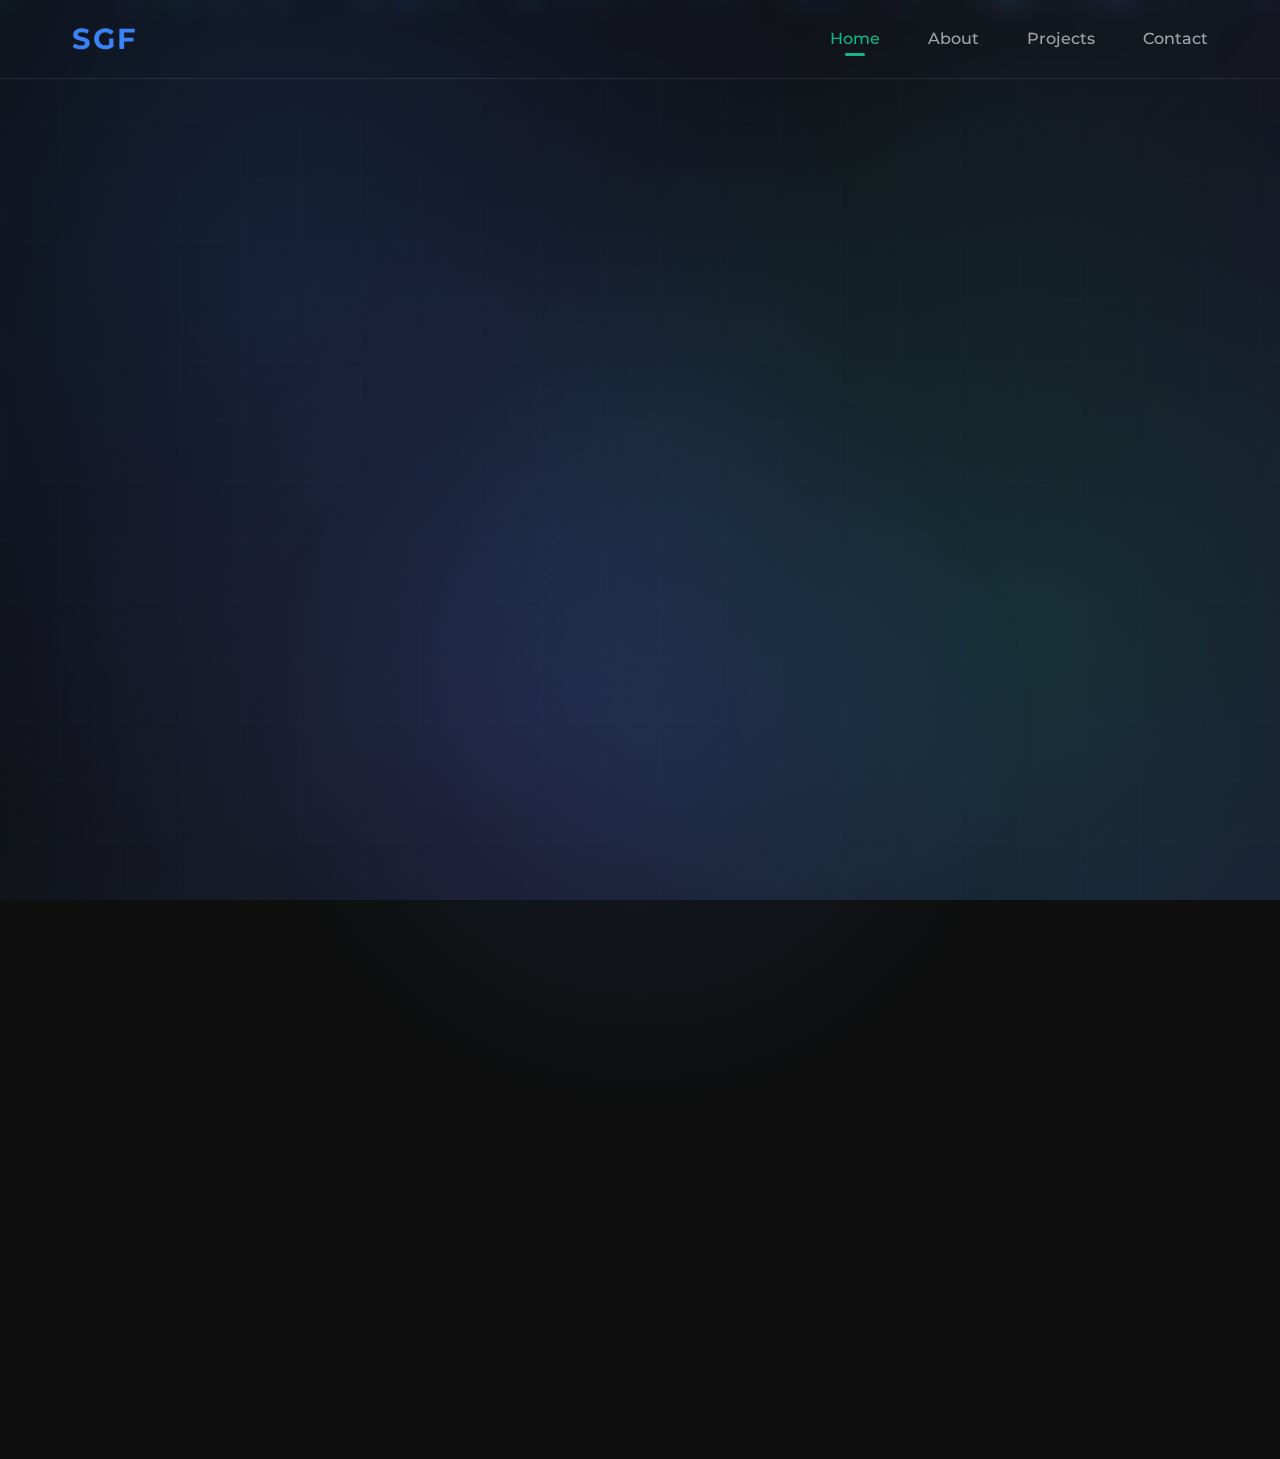
<file: index.html>
<!DOCTYPE html>
<html lang="id">
<head>
    <meta charset="UTF-8">
    <meta name="viewport" content="width=device-width, initial-scale=1.0">
    <title>Sergie Gui Fukarel - Frontend & Marketing Specialist</title>
     <link href="https://fonts.googleapis.com/css2?family=Montserrat:wght@300;400;500;600;700;800;900&display=swap" rel="stylesheet">
    <link rel="stylesheet" href="./css/style.css">
    <link rel="stylesheet" href="home.css">
    <link rel="stylesheet" href="https://cdnjs.cloudflare.com/ajax/libs/font-awesome/6.5.2/css/all.min.css">
</head>
<body>
    <div class="bg-animation"></div>
    <div class="geometric-bg"></div>
    <div class="particles" id="particles"></div>

    <nav>
        <div class="nav-container">
            <div class="logo">SGF</div>
            <ul class="nav-links">
   <li><a href="index.html" class="nav-link active">Home</a></li> 
    <li><a href="./html/profile.html" class="nav-link">About</a></li>
    <li><a href="./html/projects.html" class="nav-link">Projects</a></li>
    <li><a href="./html/contact.html" class="nav-link">Contact</a></li>
            </ul>
        </div>
    </nav>

    <main>
        <section id="home" class="section active">
            <div class="container">
                <div class="hero">
                    <h1>Sergie Gui Fukarel</h1>
                    <div class="subtitle">Computer Science undergraduate</div>

                    <div class="specialties">
                        <div class="specialty-item">
                            <div class="specialty-icon"><i class="fa-solid fa-laptop-code"></i></div>
                            <div class="specialty-title">Frontend Development</div>
                            <div class="specialty-desc">Developing Web Interface and Experience</div>
                        </div>
                        <div class="specialty-item">
                            <div class="specialty-icon"><i class="fa-solid fa-palette"></i></div>
                            <div class="specialty-title">UI/UX Web</div>
                            <div class="specialty-desc">Web-first approach</div>
                        </div>
                        <div class="specialty-item">
                            <div class="specialty-icon"><i class="fa-solid fa-palette"></i></div>
                            <div class="specialty-title">UI/UX Mobile</div>
                            <div class="specialty-desc">Mobile-first approach</div>
                        </div>
                        
                        <div class="specialties-row-2">
                            <div class="specialty-item">
                                <div class="specialty-icon"><i class="fa-solid fa-mobile-alt"></i></div>
                                <div class="specialty-title">Mobile Development</div>
                                <div class="specialty-desc">Developing Mobile Applications</div>
                            </div>
                            <div class="specialty-item">
                                <div class="specialty-icon"><i class="fa-solid fa-chart-line"></i></div>
                                <div class="specialty-title">Web Marketing</div>
                                <div class="specialty-desc">Growth-Driven Web </div>
                            </div>
                        </div>
                    </div>

                    <div class="cta-buttons">
                        <a class="cta-button" href="./html/projects.html">View Projects</a>
                        <a class="cta-button secondary" href="./html/contact.html">Get In Touch</a>
                    </div>
                </div>
            </div>
        </section>
    </main>

    <script src="./js/home.js"></script>
</body>
</html>
</file>
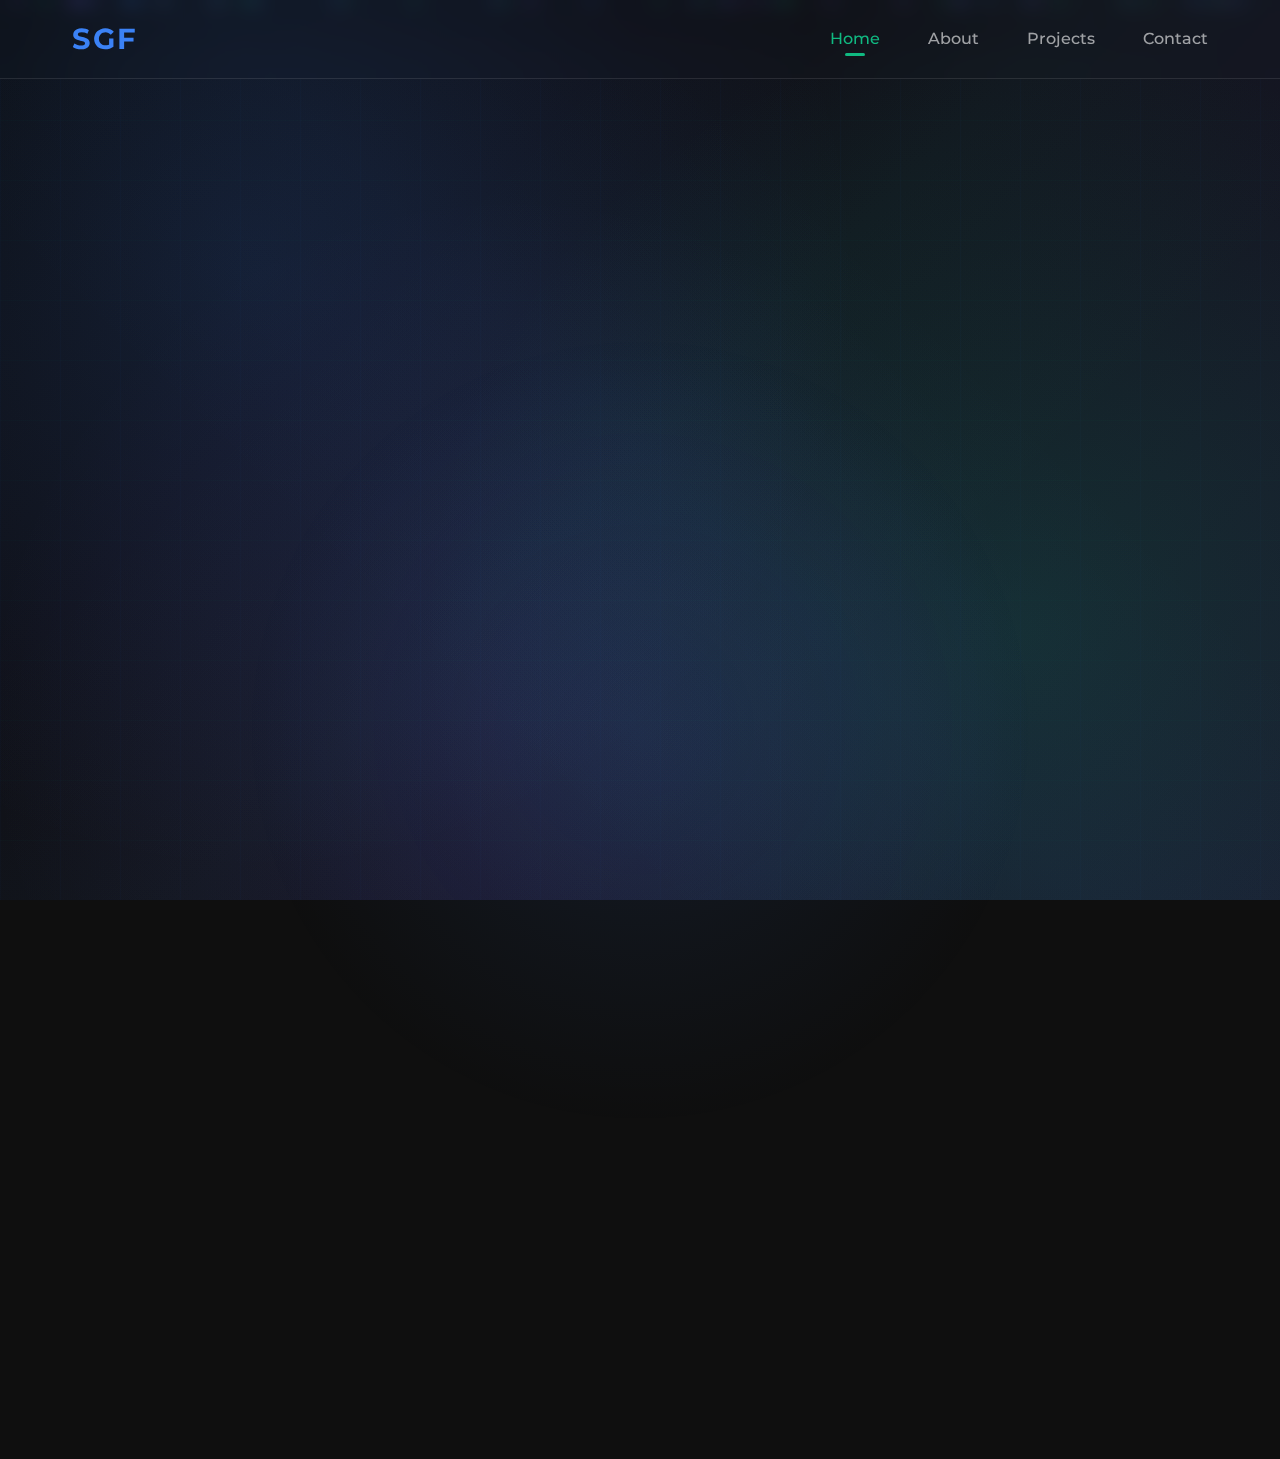
<file: html/index.html>
<!DOCTYPE html>
<html lang="id">
<head>
    <meta charset="UTF-8">
    <meta name="viewport" content="width=device-width, initial-scale=1.0">
    <title>Sergie Gui Fukarel - Frontend & Marketing Specialist</title>
     <link href="https://fonts.googleapis.com/css2?family=Montserrat:wght@300;400;500;600;700;800;900&display=swap" rel="stylesheet">
    <link rel="stylesheet" href="../css/style.css">
    <link rel="stylesheet" href="../css/home.css">
    <link rel="stylesheet" href="https://cdnjs.cloudflare.com/ajax/libs/font-awesome/6.5.2/css/all.min.css">
</head>
<body>
    <div class="bg-animation"></div>
    <div class="geometric-bg"></div>
    <div class="particles" id="particles"></div>

    <nav>
        <div class="nav-container">
            <div class="logo">SGF</div>
            <ul class="nav-links">
                <li><a href="index.html" class="nav-link active">Home</a></li>
                <li><a href="profile.html" class="nav-link">About</a></li>
                <li><a href="projects.html" class="nav-link">Projects</a></li>
                <li><a href="contact.html" class="nav-link">Contact</a></li>
            </ul>
        </div>
    </nav>

    <main>
        <section id="home" class="section active">
            <div class="container">
                <div class="hero">
                    <h1>Sergie Gui Fukarel</h1>
                    <div class="subtitle">HI, Welcome To My Portofolio Website</div>

                    <div class="specialties">
                        <div class="specialty-item">
                            <div class="specialty-icon"><i class="fa-solid fa-laptop-code"></i></div>
                            <div class="specialty-title">Frontend Development</div>
                            <div class="specialty-desc">Developing Web Interface and Experience</div>
                        </div>
                        <div class="specialty-item">
                            <div class="specialty-icon"><i class="fa-solid fa-palette"></i></div>
                            <div class="specialty-title">UI/UX Web</div>
                            <div class="specialty-desc">Web-first approach</div>
                        </div>
                        <div class="specialty-item">
                            <div class="specialty-icon"><i class="fa-solid fa-palette"></i></div>
                            <div class="specialty-title">UI/UX Mobile</div>
                            <div class="specialty-desc">Mobile-first approach</div>
                        </div>
                        
                        <div class="specialties-row-2">
                            <div class="specialty-item">
                                <div class="specialty-icon"><i class="fa-solid fa-mobile-alt"></i></div>
                                <div class="specialty-title">Mobile Development</div>
                                <div class="specialty-desc">Developing Mobile Applications</div>
                            </div>
                            <div class="specialty-item">
                                <div class="specialty-icon"><i class="fa-solid fa-chart-line"></i></div>
                                <div class="specialty-title">Web Marketing</div>
                                <div class="specialty-desc">Growth-Driven Web </div>
                            </div>
                        </div>
                    </div>

                    <div class="cta-buttons">
                        <a class="cta-button" href="projects.html">View Projects</a>
                        <a class="cta-button secondary" href="contact.html">Get In Touch</a>
                    </div>
                </div>
            </div>
        </section>
    </main>

    <script src="../js/home.js"></script>
</body>
</html>
</file>
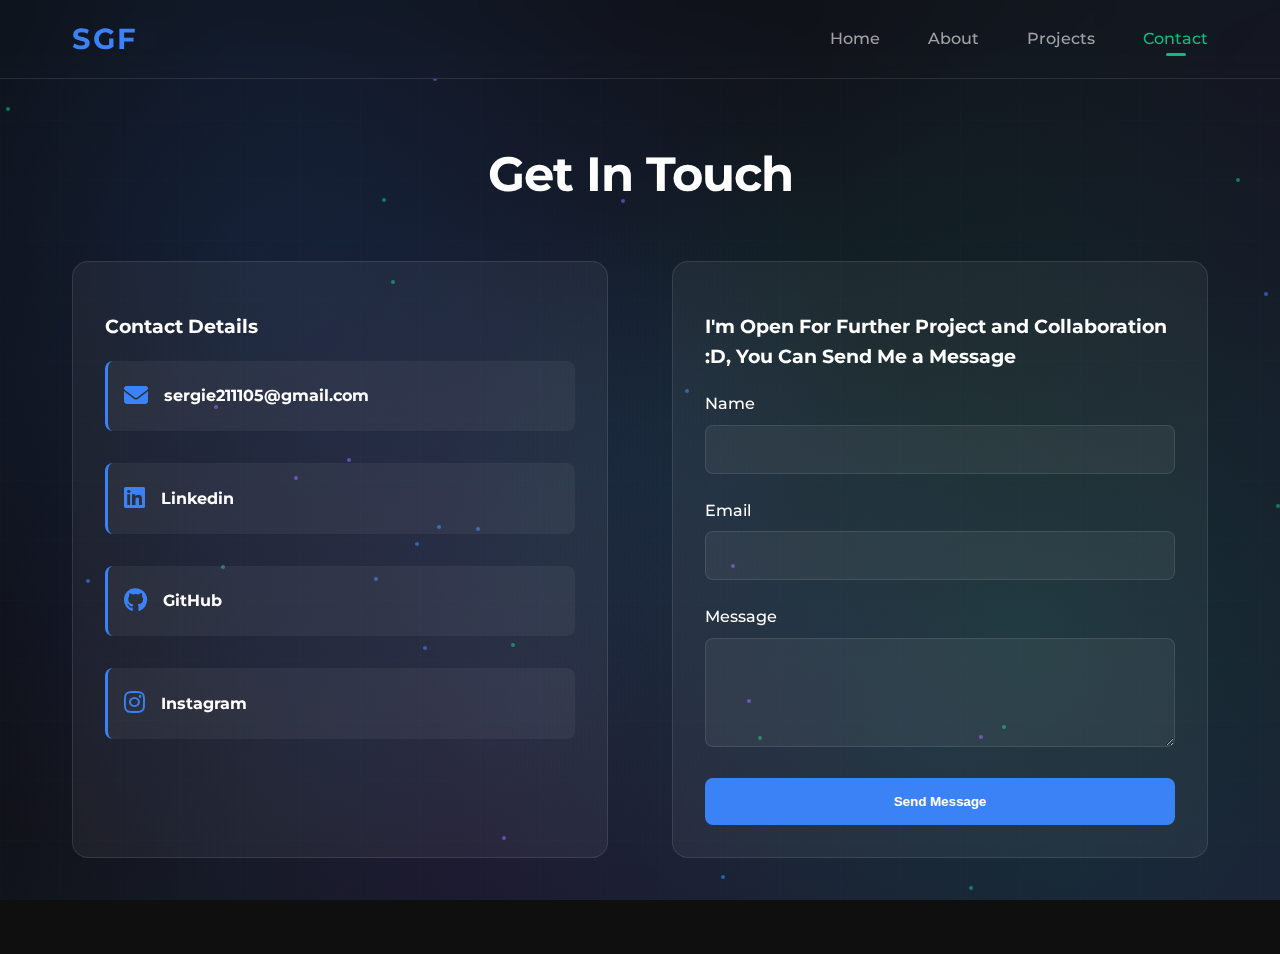
<file: html/contact.html>
<!DOCTYPE html>
<html lang="id">
<head>
    <meta charset="UTF-8">
    <meta name="viewport" content="width=device-width, initial-scale=1.0">
    <title>Contact - Sergie Gui Fukarel</title>
     <link href="https://fonts.googleapis.com/css2?family=Montserrat:wght@300;400;500;600;700;800;900&display=swap" rel="stylesheet">
     <link rel="stylesheet" href="https://cdnjs.cloudflare.com/ajax/libs/font-awesome/6.5.2/css/all.min.css">
    <link rel="stylesheet" href="../css/style.css"> 
</head>
<body>
    <div class="bg-animation"></div>
    <div class="geometric-bg"></div>
    <div class="particles" id="particles"></div>

    <nav>
        <div class="nav-container">
            <div class="logo">SGF</div>
            <ul class="nav-links">
                    <li><a href="../index.html" class="nav-link">Home</a></li> 
                <li><a href="profile.html" class="nav-link">About</a></li>
                <li><a href="projects.html" class="nav-link">Projects</a></li>
                <li><a href="contact.html" class="nav-link">Contact</a></li>
            </ul>
        </div>
    </nav>

    <main>
        <section id="contact" class="section active">
            <div class="container">
                <h2 class="section-title">Get In Touch</h2>
                
                <div class="contact-grid"> 
                    
                    <div class="contact-info">
                        <h3>Contact Details</h3>    
                        <div class="contact-item">
                            <div class="contact-icon"><i class="fa-solid fa-envelope"></i></div> <div>
                                <strong>sergie211105@gmail.com</strong> 
                            </div>
                        </div>
                        <div class="contact-item">
                            <div class="contact-icon"><i class="fa-brands fa-linkedin"></i></div> <div>
                                <strong><a href="https://www.linkedin.com/in/sergie-gui-fukarel-5924a3292/" target="_blank" style="color: inherit; text-decoration: none;">Linkedin</a></strong> 
                            </div>
                        </div>
                        <div class="contact-item">
                            <div class="contact-icon"><i class="fa-brands fa-github"></i></div> <div>
                                <strong><a href="https://github.com/Sergie211105" target="_blank" style="color: inherit; text-decoration: none;">GitHub</a></strong> 
                            </div>
                        </div>
                        <div class="contact-item">
                            <div class="contact-icon"><i class="fa-brands fa-instagram"></i></div> <div>
                                <strong><a href="https://www.instagram.com/sergieguifukarel" target="_blank" style="color: inherit; text-decoration: none;">Instagram</a></strong> 
                            </div>
                        </div>
                    </div>
                    
                    <div class="contact-form">
                        <h3>I'm Open For Further Project and Collaboration :D, You Can Send Me a Message</h3>
                        <form id="contactForm" method="POST">
                            <input type="hidden" name="access_key" value="cc0fc37a-9367-4c4c-befe-0be43867cad6"> 
                            
                            <input type="hidden" name="redirect" value="https://web3forms.com/success">
                            <input type="hidden" name="subject" value="Pesan Baru dari Portfolio Anda">

                            <div class="form-group">
                                <label for="name">Name</label>
                                <input type="text" id="name" name="name" required>
                            </div>
                            <div class="form-group">
                                <label for="email">Email</label>
                                <input type="email" id="email" name="email" required>
                            </div>
                            <div class="form-group">
                                <label for="message">Message</label>
                                <textarea id="message" name="message" rows="5" required></textarea>
                            </div>
                            <button type="submit" class="submit-btn">Send Message</button>
                            <div id="result" style="margin-top: 15px; font-weight: bold; display: none;"></div>
                        </form>
                    </div>
                </div>
            </div>
        </section>
    </main>
    
    <script src="../js/contact.js"></script>
</body>
</html>
</file>
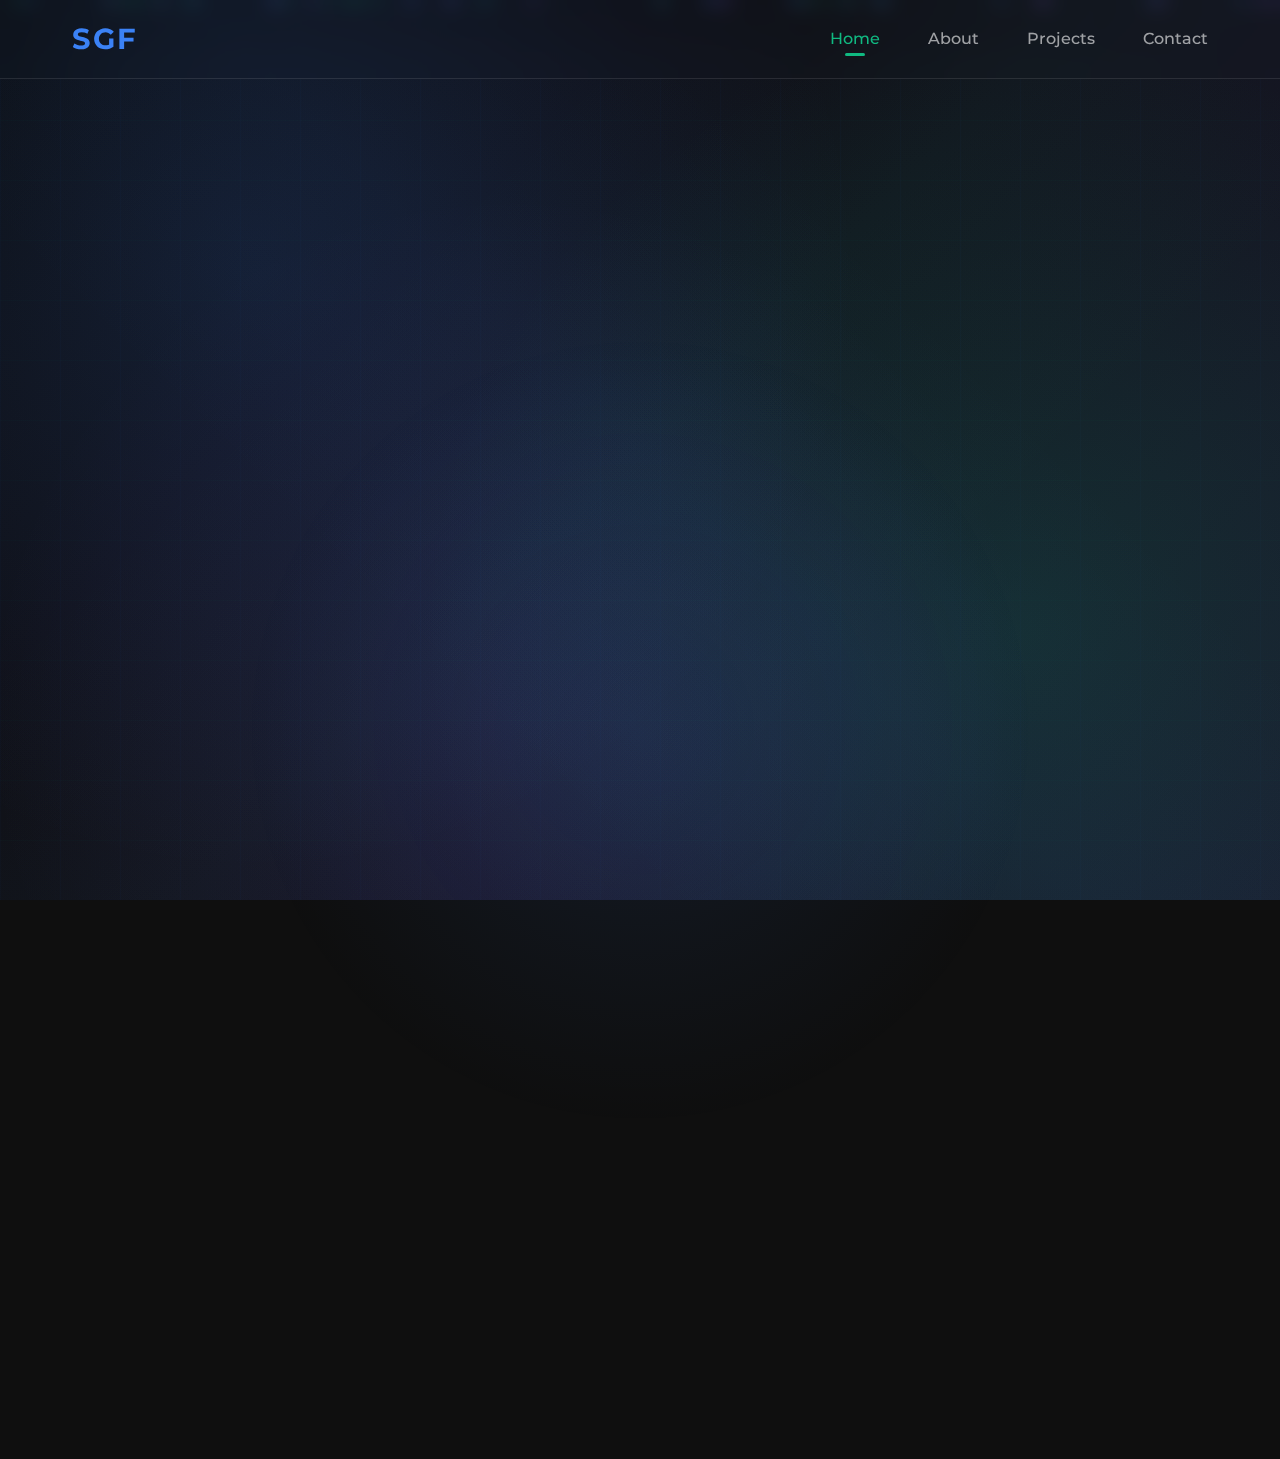
<file: html/home.html>
<!DOCTYPE html>
<html lang="id">
<head>
    <meta charset="UTF-8">
    <meta name="viewport" content="width=device-width, initial-scale=1.0">
    <title>Sergie Gui Fukarel - Frontend & Marketing Specialist</title>
     <link href="https://fonts.googleapis.com/css2?family=Montserrat:wght@300;400;500;600;700;800;900&display=swap" rel="stylesheet">
    <link rel="stylesheet" href="../css/style.css">
    <link rel="stylesheet" href="../css/home.css">
    <link rel="stylesheet" href="https://cdnjs.cloudflare.com/ajax/libs/font-awesome/6.5.2/css/all.min.css">
</head>
<body>
    <!-- Dynamic Background -->
    <div class="bg-animation"></div>
    <div class="geometric-bg"></div>
    <div class="particles" id="particles"></div>

    <!-- Navigation -->
    <nav>
        <div class="nav-container">
            <div class="logo">SGF</div>
            <ul class="nav-links">
                <li><a href="home.html" class="nav-link active">Home</a></li>
                <li><a href="profile.html" class="nav-link">About</a></li>
                <li><a href="projects.html" class="nav-link">Projects</a></li>
                <li><a href="contact.html" class="nav-link">Contact</a></li>
            </ul>
        </div>
    </nav>

    <main>
        <!-- Home Section -->
        <section id="home" class="section active">
            <div class="container">
                <div class="hero">
                    <h1>Sergie Gui Fukarel</h1>
                    <div class="subtitle">Computer Science Undergraduate</div>
                    
                    <div class="specialties">
                        <div class="specialty-item">
                            <div class="specialty-icon"><i class="fa-solid fa-laptop-code"></i></div>
                            <div class="specialty-title">Frontend Development</div>
                            <div class="specialty-desc">Developing Web Interface and Experience</div>
                        </div>
                        <div class="specialty-item">
                            <div class="specialty-icon"><i class="fa-solid fa-palette"></i></div>
                            <div class="specialty-title">UI/UX Web</div>
                            <div class="specialty-desc">Web-first approach</div>
                        </div>
                        <div class="specialty-item">
                            <div class="specialty-icon"><i class="fa-solid fa-palette"></i></div>
                            <div class="specialty-title">UI/UX Mobile</div>
                            <div class="specialty-desc">Mobile-first approach</div>
                        </div>
                        
                        <div class="specialties-row-2">
                            <div class="specialty-item">
                                <div class="specialty-icon"><i class="fa-solid fa-mobile-alt"></i></div>
                                <div class="specialty-title">Mobile Development</div>
                                <div class="specialty-desc">Developing Mobile Applications</div>
                            </div>
                            <div class="specialty-item">
                                <div class="specialty-icon"><i class="fa-solid fa-chart-line"></i></div>
                                <div class="specialty-title">Web Marketing</div>
                                <div class="specialty-desc">Growth-Driven Web </div>
                            </div>
                        </div>
                    </div>

            <div class="cta-buttons">
                <a class="cta-button" href="projects.html">View Projects</a>
                <a class="cta-button secondary" href="contact.html">Get In Touch</a>
            </div>
                </div>
            </div>
        </section>
    </main>

    <script src="../js/home.js"></script>
</body>
</html>
</file>
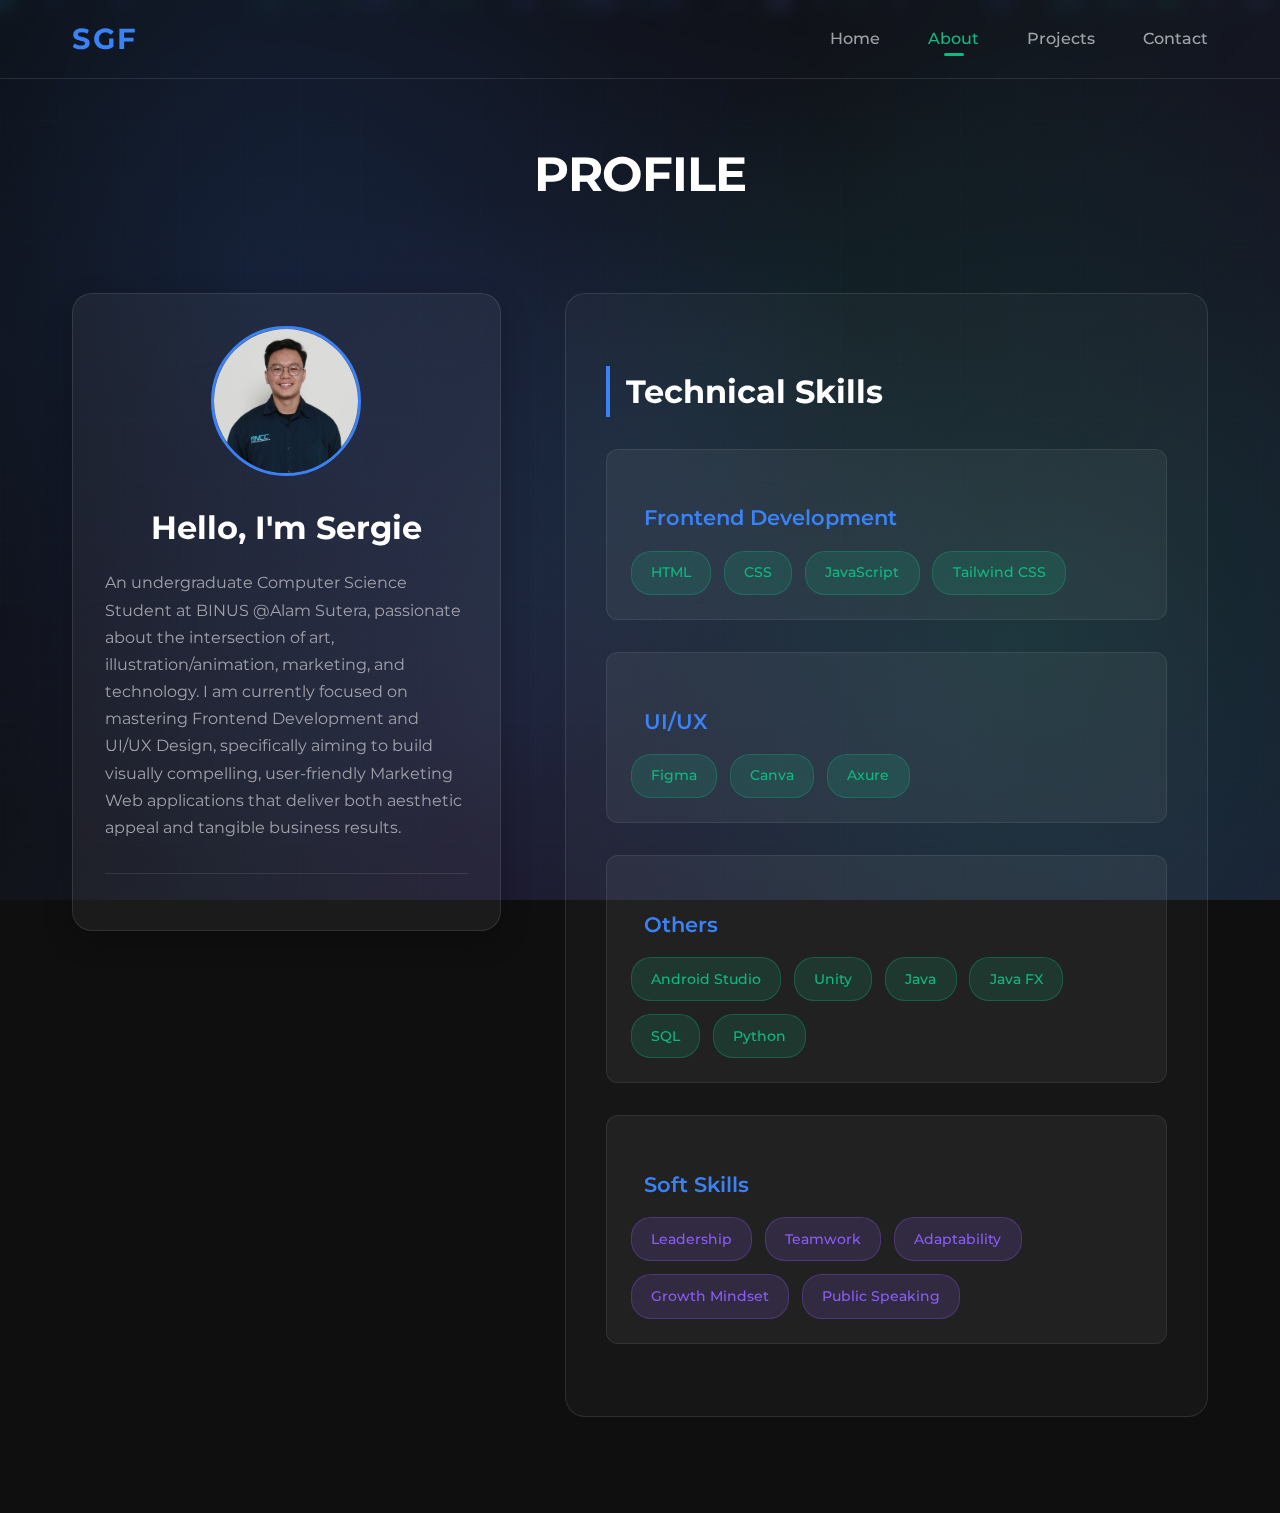
<file: html/profile.html>
<!DOCTYPE html>
<html lang="id">
<head>
    <meta charset="UTF-8">
    <meta name="viewport" content="width=device-width, initial-scale=1.0">
    <title>About - Sergie Gui Fukarel</title>
     <link href="https://fonts.googleapis.com/css2?family=Montserrat:wght@300;400;500;600;700;800;900&display=swap" rel="stylesheet">
    <link rel="stylesheet" href="../css/style.css">
    <link rel="stylesheet" href="../css/profile.css">
</head>
<body>
    <!-- Dynamic Background -->
    <div class="bg-animation"></div>
    <div class="geometric-bg"></div>
    <div class="particles" id="particles"></div>

    <!-- Navigation -->
    <nav>
        <div class="nav-container">
            <div class="logo">SGF</div>
            <ul class="nav-links">
   <li><a href="index.html" class="nav-link active">Home</a></li> 
    <li><a href="profile.html" class="nav-link">About</a></li>
    <li><a href="projects.html" class="nav-link">Projects</a></li>
    <li><a href="contact.html" class="nav-link">Contact</a></li>
            </ul>
        </div>
    </nav>

    <main>
      
                <section id="profile" class="section active">
            <div class="container">
                <h2 class="section-title">PROFILE</h2>
                <div class="profile-grid">
                    
                    <div class="profile-main-content">
                        <div class="profile-avatar">
                            <img src="../images/EEO - Sergie Gui Fukarel (1) (1).jpg" alt="Sergie Gui Fukarel" class="avatar-img"> </div>
                        <div class="profile-info">
                            <h2>Hello, I'm Sergie</h2>
                           
                            <p class="profile-description">
                               An undergraduate Computer Science Student at BINUS @Alam Sutera, passionate about the intersection of art, illustration/animation, marketing, and technology. 
                               I am currently focused on mastering Frontend Development and UI/UX Design, specifically aiming to build visually compelling, 
                               user-friendly Marketing Web applications that deliver both aesthetic appeal and tangible business results.
                            </p>
                            <div class="social-links">
                                <a href="#" target="_blank"><i class="fab fa-linkedin"></i></a>
                                <a href="#" target="_blank"><i class="fab fa-github"></i></a>
                                <a href="#" target="_blank"><i class="fab fa-twitter"></i></a>
                            </div>
                        </div>
                    </div>

                    <div class="skills-content">
                        <h3>Technical Skills</h3>
                        <div class="skills-category">
                            <h4><i class="fas fa-code"></i> Frontend Development</h4>
                            <div class="skills-list">
                                <span class="skill-tag">HTML</span>
                                <span class="skill-tag">CSS</span>
                                <span class="skill-tag">JavaScript</span>
                                <span class="skill-tag">Tailwind CSS</span>
                                <!-- <span class="skill-tag">React.js</span>
                                <span class="skill-tag">Vue.js</span> -->
                                
                            </div>
                        </div>

                        <div class="skills-category">
                            <h4><i class="fas fa-server"></i> UI/UX </h4>
                            <div class="skills-list">
                                <span class="skill-tag">Figma</span>
                                <span class="skill-tag">Canva</span>
                                <span class="skill-tag">Axure</span>
                            </div>
                        </div>

                        <div class="skills-category">
                            <h4><i class="fas fa-cloud"></i>Others</h4>
                            <div class="skills-list">
                                <span class="skill-tag">Android Studio</span>
                                <span class="skill-tag">Unity</span>
                                <span class="skill-tag">Java</span>
                                <span class="skill-tag">Java FX</span>
                                <span class="skill-tag">SQL</span>
                                <span class="skill-tag">Python</span>
                            </div>
                        </div>

                        <div class="skills-category">
                            <h4><i class="fas fa-rocket"></i> Soft Skills</h4>
                            <div class="skills-list">
                                <span class="skill-tag soft">Leadership</span>
                                <span class="skill-tag soft">Teamwork</span>
                                <span class="skill-tag soft">Adaptability</span>
                                <span class="skill-tag soft">Growth Mindset</span>
                                <span class="skill-tag soft">Public Speaking</span>
                            </div>
                        </div>
                    </div>

                </div>
            </div>
        </section>
    </main>

    <script src="../js/profile.js"></script>
</body>
</html>
</file>
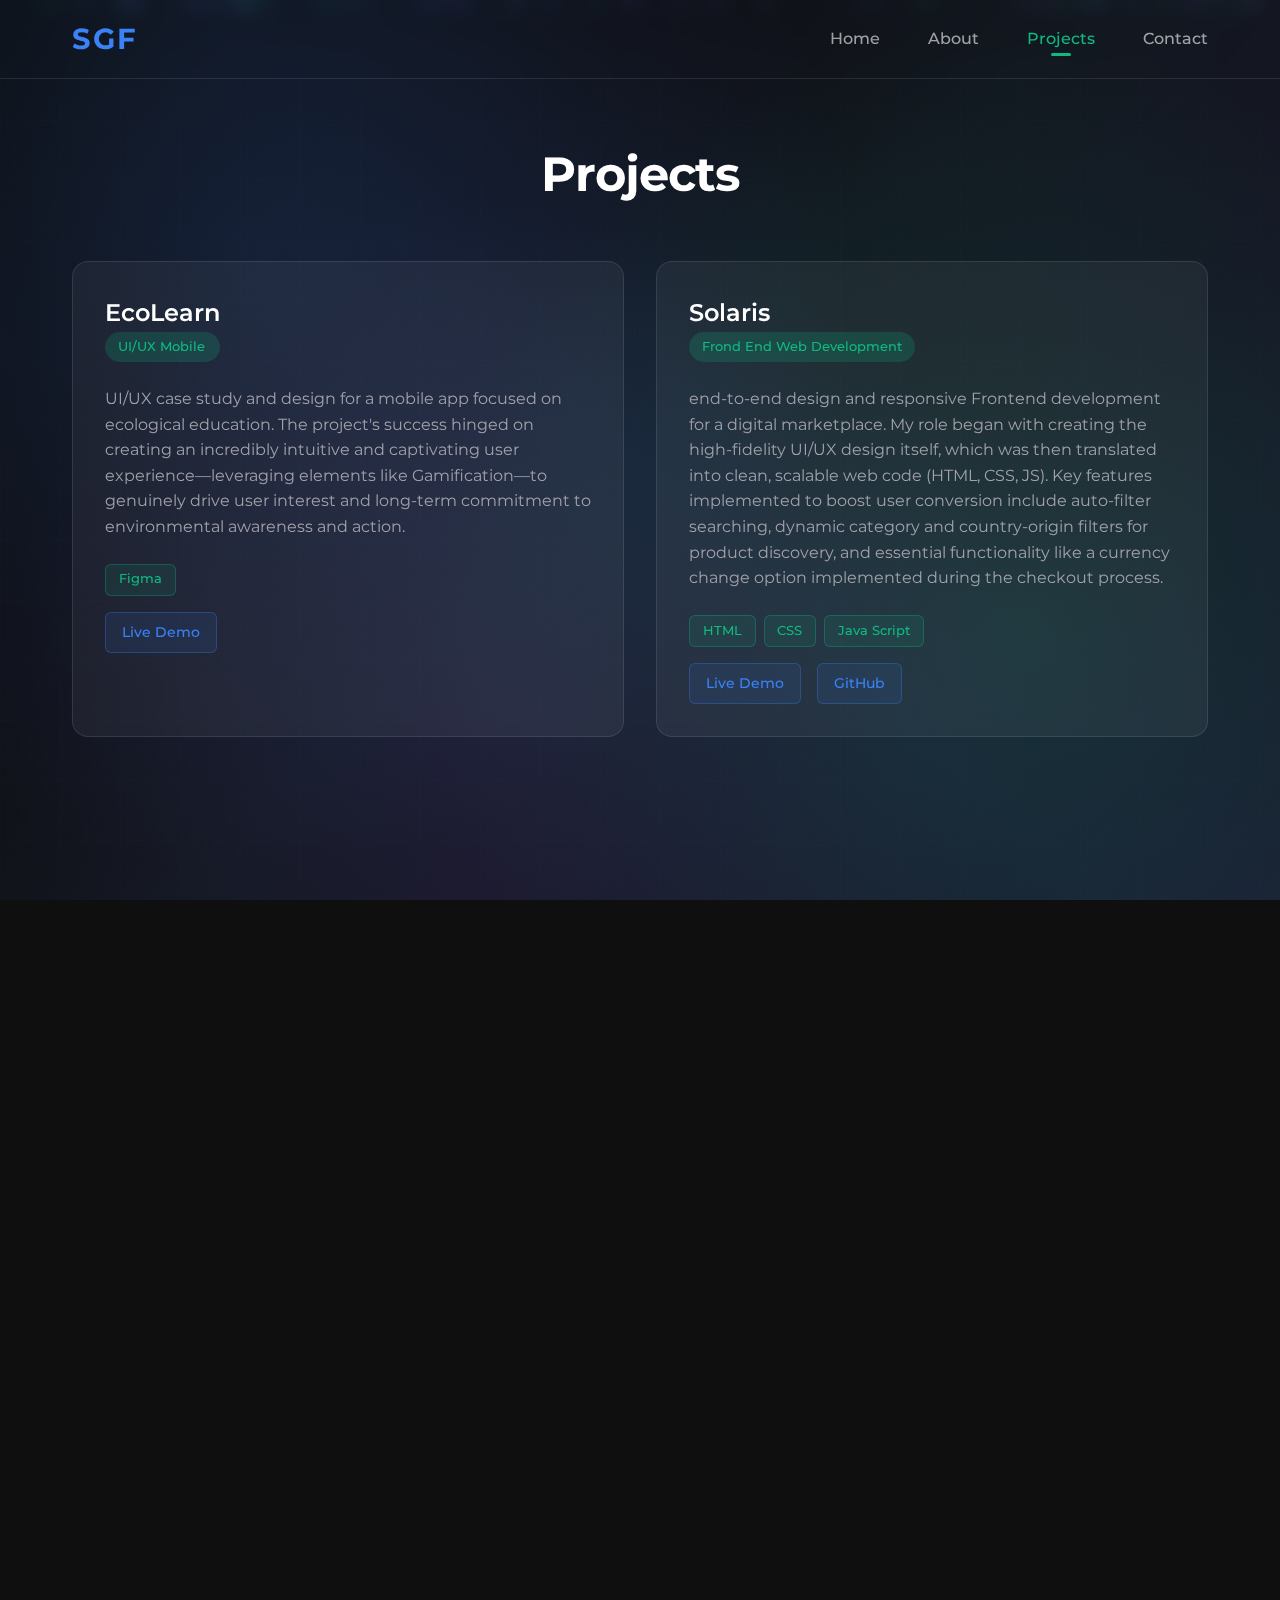
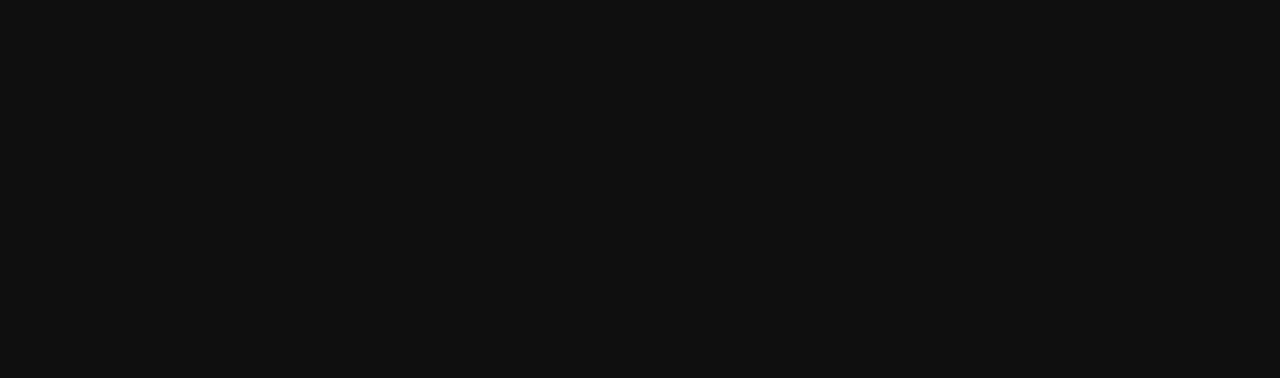
<file: html/projects.html>
<!DOCTYPE html>
<html lang="id">
<head>
    <meta charset="UTF-8">
    <meta name="viewport" content="width=device-width, initial-scale=1.0">
    <title>Projects - Sergie Gui Fukarel</title>
     <link href="https://fonts.googleapis.com/css2?family=Montserrat:wght@300;400;500;600;700;800;900&display=swap" rel="stylesheet">
    <link rel="stylesheet" href="../css/style.css">
    <link rel="stylesheet" href="../css/projects.css">
</head>
<body>
    <!-- Dynamic Background -->
    <div class="bg-animation"></div>
    <div class="geometric-bg"></div>
    <div class="particles" id="particles"></div>

    <!-- Navigation -->
    <nav>
        <div class="nav-container">
            <div class="logo">SGF</div>
            <ul class="nav-links">
   <li><a href="index.html" class="nav-link active">Home</a></li> 
    <li><a href="profile.html" class="nav-link">About</a></li>
    <li><a href="projects.html" class="nav-link">Projects</a></li>
    <li><a href="contact.html" class="nav-link">Contact</a></li>
            </ul>
        </div>
    </nav>

    <main>
        <!-- Projects Section -->
        <section id="projects" class="section active">
            <div class="container">
                <h2 class="section-title">Projects</h2>
                <div class="projects-grid">
                    <div class="project-card" onclick="openProjectModal('project1')">
                        <div class="project-header">
                            
                            <div>
                                <h3>EcoLearn</h3>
                                <div class="project-status">UI/UX Mobile</div>
                            </div>
                        </div>
                        <div class="project-description">
                            UI/UX case study and design for a mobile app focused on ecological education. 
                            The project's success hinged on creating an incredibly intuitive and captivating 
                            user experience—leveraging elements like Gamification—to genuinely drive user interest and long-term commitment to environmental awareness and action.
                        </div>
                        <div class="tech-stack">
                            <span class="tech-tag">Figma</span>
                        </div>
                        <div class="project-links">
                            <a href="https://www.figma.com/proto/8T1lMG6l9CdqltCMZKfuT1/EcoLearn?node-id=2-8&p=f&t=Uyv7jcnIkQbbGbmp-1&scaling=scale-down&content-scaling=fixed&page-id=0%3A1&starting-point-node-id=2%3A8&show-proto-sidebar=1" target="_blank" rel="noopener noreferrer" class="project-link">Live Demo</a>
                        </div>
                    </div>

                    <div class="project-card" onclick="openProjectModal('project2')">
                        <div class="project-header">
                            
                            <div>
                                <h3>Solaris</h3>
                                <div class="project-status">Frond End Web Development</div>
                            </div>
                        </div>
                        <div class="project-description">
                            end-to-end design and responsive Frontend development for a digital marketplace. My role began with creating the high-fidelity UI/UX design itself, which was then translated into clean, scalable web code (HTML, CSS, JS). Key features implemented to boost user conversion include auto-filter searching, dynamic category and country-origin filters for product discovery, and essential functionality like a currency change option implemented during the checkout process.
                        </div>
                        <div class="tech-stack">
                            <span class="tech-tag">HTML</span>
                            <span class="tech-tag">CSS</span>
                            <span class="tech-tag">Java Script</span>
                           
                        </div>
                        <div class="project-links">
                            <a href="https://solarismarketplace.netlify.app/" target="_blank" rel="noopener noreferrer" class="project-link">Live Demo</a>
                            <a href="https://github.com/Sergie211105/solarismarketplace" target="_blank" rel="noopener noreferrer" class="project-link">GitHub</a>
                        </div>
                    </div>

                    <div class="project-card" onclick="openProjectModal('project3')">
                        <div class="project-header">
                           
                            <div>
                                <h3>Planet Calorie</h3>
                                <div class="project-status">Frond End Web Development</div>
                            </div> 
                        </div>
                        <div class="project-description">
                            Building a powerful, feature-rich calorie tracking website focused on helping users achieve specific health and fitness targets. Beyond functionality, the site was developed as a showcase of my interest in art and illustration, utilizing custom visuals and a creative aesthetic in the UI/UX to make the typically dry presentation of health data more engaging and visually appealing. 
                            The site includes specialized tools for calculating BMR, maintenance, and precise calorie needs for cutting or bulking. The UI/UX was tailored to simplify complex data presentation, making it easy for users to stick to their dietary and fitness goals.
                        </div>
                        <div class="tech-stack">
                            <span class="tech-tag">JavaScript</span>
                            <span class="tech-tag">HTML</span>
                            <span class="tech-tag">CSS</span>
                        </div>
                        <div class="project-links">
                            <a href="https://planetcalorie.vercel.app/" target="_blank" rel="noopener noreferrer" class="project-link">Live Demo</a>
                            <a href="https://github.com/Sergie211105/planetcalorie" target="_blank" rel="noopener noreferrer" class="project-link">GitHub</a>
                        </div>
                    </div>

                    <div class="project-card" onclick="openProjectModal('project4')">
                        <div class="project-header">
                            
                            <div>
                                <h3>Bttendence</h3>
                                <div class="project-status">Face Recognition</div>
                            </div>
                        </div>
                        <div class="project-description">
                            A functional attendance system prototype that implements real-time Face Recognition technology. This technical solution was engineered for the university setting (BINUS) to streamline the check-in process, offering a faster and more secure method that completely prevents the issue of fraudulent attendance ("tibsen").
                        </div>
                        <div class="tech-stack">
                            <span class="tech-tag">Python</span>
                            <span class="tech-tag">HTML</span>
                            <span class="tech-tag">Tailwind CSS</sp>
                        </div>
                        <div class="project-links">
                            <a href="https://docs.google.com/document/d/1hviABqoUVEzig6ztliwQYH2hZrQRWI3O93Yg2UICgbA/edit?usp=sharing" target="_blank" rel="noopener noreferrer" class="project-link">Preview</a>
                            <a href="https://github.com/KevinP-devhub/Bttendance" target="_blank" rel="noopener noreferrer" class="project-link">GitHub</a>
                            <a href="https://pdf.ac/rJKr1U2kTl" target="_blank" rel="noopener noreferrer" class="project-link">Background</a>
                        </div>
                    </div>

                    <div class="project-card" onclick="openProjectModal('project5')">
                        <div class="project-header">
                            
                            <div>
                                <h3>Phising Detection with BERT</h3>
                                <div class="project-status">Researh Methodology</div>
                            </div>
                        </div>
                        <div class="project-description">
                            This in-depth academic research details a rigorous methodology for leveraging the BERT model’s efficacy in identifying and flagging sophisticated phishing attempts. The work showcases significant proficiency in Natural Language Processing (NLP), managing extensive security datasets, and performing meticulous Machine Learning model validation within the critical domain of Digital Security. Furthermore, i'm happy to announce that the resulting paper has been peer-reviewed and accepted for presentation at the prestigious ISCT'25 conference.
                        </div>
                        <div class="tech-stack">
                            
                            <span class="tech-tag">Python</i></span>
                        </div>
                        <div class="project-links">
                            <a href="https://docs.google.com/document/d/1xzULotgFkg7DmQ_9J2tEdAl-O5lHysH9ShHHZRN5SN0/edit?usp=sharing" target="_blank" rel="noopener noreferrer" class="project-link">Research Paper</a>
                            <a href="https://colab.research.google.com/drive/1RQ1BNQUduGpBgUaMUYNGWyvKVDUrC03D?usp=sharing" target="_blank" rel="noopener noreferrer" class="project-link">Google Collab</a>
                            <a href="https://docs.google.com/document/d/1Q3_7tXaLJCgPjGnuwL50tjY0tiUulRxVgGntvD7juno/edit?usp=sharing" target="_blank" rel="noopener noreferrer" class="project-link">Acceptence Blast</a>
                        </div>
                    </div>

                    <div class="project-card" onclick="openProjectModal('project6')">
                        <div class="project-header">
                            
                            <div>
                                <h3>CS BookMate</h3>
                                <div class="project-status">Book Recommendation System</div>
                            </div>
                        </div>
                        <div class="project-description">
                            Development of a web application prototype that acts as a smart, structured catalog and book recommendation system for Computer Science literature. The project integrated my Frontend skills with Python backend logic to deliver an easily searchable and well-organized resource, prioritizing logical information architecture.
                        </div>
                        <div class="tech-stack">
                            <span class="tech-tag">HTML</span>
                            <span class="tech-tag">CSS</span>
                            <span class="tech-tag">Python</i></span>
                        </div>
                        <div class="project-links">
                            <a href="https://github.com/hect1x/AI-ClassProject" target="_blank" rel="noopener noreferrer" class="project-link">Github</a>
                            <a href="https://www.canva.com/design/DAGURPrdaBM/rdmu1ZCROP3BzGTE_J1mgQ/edit?utm_content=DAGURPrdaBM&utm_campaign=designshare&utm_medium=link2&utm_source=sharebutton" target="_blank" rel="noopener noreferrer" class="project-link">Background Preview</a>
                        </div>
                    </div>
                    </div>
                </div>
            </div>
        </section>
    </main>


    <script src="../js/projects.js"></script>
</body>
</html>
</file>
<file: css/style.css>
body {
    box-sizing: border-box;
    margin: 0;
    padding: 0;
    font-family: 'Montserrat', sans-serif; 
    background: #0f0f0f;
    color: #ffffff;
    overflow-x: hidden;
    line-height: 1.6;
}

* {
    box-sizing: border-box;
}

/* Dynamic Background */
.bg-animation {
    position: fixed;
    top: 0;
    left: 0;
    width: 100%;
    height: 100%;
    z-index: -1;
    background: linear-gradient(135deg, #0a0a0a 0%, #1a1a2e 25%, #16213e 50%, #0f3460 75%, #0a0a0a 100%);
    background-size: 400% 400%;
    animation: gradientShift 20s ease infinite;
}

.bg-animation::before {
    content: '';
    position: absolute;
    top: 0;
    left: 0;
    width: 100%;
    height: 100%;
    background: 
        radial-gradient(circle at 20% 30%, rgba(59, 130, 246, 0.15) 0%, transparent 50%),
        radial-gradient(circle at 80% 70%, rgba(16, 185, 129, 0.15) 0%, transparent 50%),
        radial-gradient(circle at 40% 80%, rgba(139, 92, 246, 0.1) 0%, transparent 50%);
    animation: float 25s ease-in-out infinite;
}

.bg-animation::after {
    content: '';
    position: absolute;
    top: 0;
    left: 0;
    width: 100%;
    height: 100%;
    background: 
        linear-gradient(45deg, transparent 30%, rgba(59, 130, 246, 0.03) 50%, transparent 70%),
        linear-gradient(-45deg, transparent 30%, rgba(16, 185, 129, 0.03) 50%, transparent 70%);
    animation: shimmer 15s linear infinite;
}

@keyframes gradientShift {
    0%, 100% { background-position: 0% 50%; }
    25% { background-position: 100% 50%; }
    50% { background-position: 50% 100%; }
    75% { background-position: 50% 0%; }
}

@keyframes float {
    0%, 100% { transform: translateY(0px) rotate(0deg) scale(1); }
    33% { transform: translateY(-30px) rotate(120deg) scale(1.1); }
    66% { transform: translateY(30px) rotate(240deg) scale(0.9); }
}

@keyframes shimmer {
    0% { transform: translateX(-100%) translateY(-100%); }
    100% { transform: translateX(100%) translateY(100%); }
}

/* Animated Geometric Pattern */
.geometric-bg {
    position: fixed;
    top: 0;
    left: 0;
    width: 100%;
    height: 100%;
    z-index: -1;
    opacity: 0.08;
    background-image: 
        linear-gradient(90deg, rgba(59, 130, 246, 0.3) 1px, transparent 1px),
        linear-gradient(rgba(16, 185, 129, 0.3) 1px, transparent 1px);
    background-size: 60px 60px;
    animation: geometricMove 30s linear infinite;
}

@keyframes geometricMove {
    0% { transform: translate(0, 0); }
    100% { transform: translate(60px, 60px); }
}

/* Floating Particles */
.particles {
    position: fixed;
    top: 0;
    left: 0;
    width: 100%;
    height: 100%;
    z-index: -1;
    pointer-events: none;
}

.particle {
    position: absolute;
    width: 4px;
    height: 4px;
    background: rgba(59, 130, 246, 0.6);
    border-radius: 50%;
    animation: particleFloat linear infinite;
}

.particle:nth-child(2n) {
    background: rgba(16, 185, 129, 0.6);
    animation-duration: 15s;
}

.particle:nth-child(3n) {
    background: rgba(139, 92, 246, 0.6);
    animation-duration: 20s;
}

@keyframes particleFloat {
    0% {
        transform: translateY(100vh) translateX(0) rotate(0deg);
        opacity: 0;
    }
    10% {
        opacity: 1;
    }
    90% {
        opacity: 1;
    }
    100% {
        transform: translateY(-100px) translateX(100px) rotate(360deg);
        opacity: 0;
    }
}

/* Navigation */
nav {
    position: fixed; /* Membuat navigasi selalu di atas */
    top: 0;
    left: 0;
    width: 100%;
    z-index: 1000; /* Pastikan di atas konten lain */
    padding: 1rem 0;
    /* Efek elegan: Semi-transparan dan blur */
    /* background: rgba(0, 0, 0, 0.6);  */
    backdrop-filter: blur(10px); 
    -webkit-backdrop-filter: blur(10px); 
    border-bottom: 1px solid rgba(255, 255, 255, 0.1); /* Garis pemisah tipis */
}

.nav-container {
    max-width: 1200px;
    margin: 0 auto;
    padding: 0 2rem;
    display: flex;
    justify-content: space-between;
    align-items: center;
}

.logo {
    font-size: 1.8rem; 
    font-weight: 700;
    color: #3b82f6; 
    text-transform: uppercase;
    letter-spacing: 2px;
    transition: color 0.3s ease;
}

.nav-links {
    display: flex;
    list-style: none;
    gap: 3rem; /* Jarak antar link lebih elegan */
    margin: 0;
    padding: 0;
}

.nav-link {
    color: #ffffff;
    text-decoration: none;
    font-size: 1rem;
    font-weight: 500;
    padding: 0.5rem 0;
    position: relative;
    opacity: 0.6; 
    transition: opacity 0.3s ease, color 0.3s ease;
}

.nav-link:hover {
    opacity: 1;
    color: #10b981; 
}

.nav-link.active {
    opacity: 1;
    color: #10b981; 
}

/* Indikator aktif bawah yang minimalis */
.nav-link.active::after {
    content: '';
    position: absolute;
    bottom: 0; 
    left: 50%;
    transform: translateX(-50%);
    width: 20px; /* Lebar kecil */
    height: 3px;
    background-color: #10b981;
    border-radius: 2px;
}



/* Container */
.container {
    max-width: 1200px;
    margin: 0 auto;
    padding: 0 2rem;
}

/* Sections */
.section {
    min-height: 100vh;
    padding: 6rem 0;
}

.section.active {
    display: block; /* Hanya aktifkan untuk halaman saat ini */
}

/* Hero Section (Diperlukan untuk animasi) */
.hero {
    text-align: center;
    padding: 10rem 0;
    position: relative;
}

/* Animasi (Diperlukan di semua halaman untuk konsistensi) */
@keyframes gradientText {
    0%, 100% { background-position: 0% 50%; }
    25% { background-position: 100% 50%; }
    50% { background-position: 50% 100%; }
    75% { background-position: 50% 0%; }
}
@keyframes fadeInUp {
    from { opacity: 0; transform: translateY(30px); }
    to { opacity: 1; transform: translateY(0); }
}

/* Profile Section (Diperlukan untuk konsistensi style text) */
.profile-description {
    color: #a1a1aa;
    font-size: 1.1rem;
    line-height: 1.8;
    margin-bottom: 2rem;
}

/* Projects Section (Diperlukan untuk konsistensi style tech tag) */
.tech-stack {
    display: flex;
    flex-wrap: wrap;
    gap: 0.5rem;
    margin: 1rem 0;
}

.tech-tag {
    background: rgba(16, 185, 129, 0.1);
    color: #10b981;
    padding: 0.3rem 0.8rem;
    border-radius: 6px;
    font-size: 0.8rem;
    border: 1px solid rgba(16, 185, 129, 0.3);
    font-weight: 500;
}

/* Contact Section Styles */
.contact-grid {
    display: grid;
    grid-template-columns: 1fr 1fr;
    gap: 4rem;
    margin-top: 3rem;
}

.contact-info {
    background: rgba(255, 255, 255, 0.05);
    border: 1px solid rgba(255, 255, 255, 0.1);
    border-radius: 16px;
    padding: 2rem;
}

.contact-item {
    display: flex;
    align-items: center;
    gap: 1rem;
    margin-bottom: 2rem;
    padding: 1rem;
    background: rgba(255, 255, 255, 0.05);
    border-radius: 8px;
    border-left: 3px solid #3b82f6;
}

.contact-icon {
    font-size: 1.5rem;
    color: #3b82f6;
}

.contact-form {
    background: rgba(255, 255, 255, 0.05);
    border: 1px solid rgba(255, 255, 255, 0.1);
    border-radius: 16px;
    padding: 2rem;
}

.form-group {
    margin-bottom: 1.5rem;
}

.form-group label {
    display: block;
    color: #ffffff;
    margin-bottom: 0.5rem;
    font-weight: 500;
}

.form-group input,
.form-group textarea {
    width: 100%;
    padding: 1rem;
    background: rgba(255, 255, 255, 0.05);
    border: 1px solid rgba(255, 255, 255, 0.1);
    border-radius: 8px;
    color: #ffffff;
    transition: all 0.3s ease;
}

.form-group input:focus,
.form-group textarea:focus {
    outline: none;
    border-color: #3b82f6;
    box-shadow: 0 0 0 3px rgba(59, 130, 246, 0.1);
}

.submit-btn {
    width: 100%;
    padding: 1rem;
    background: #3b82f6;
    border: none;
    color: #ffffff;
    border-radius: 8px;
    font-weight: 600;
    cursor: pointer;
    transition: all 0.3s ease;
}

.submit-btn:hover {
    background: #2563eb;
    transform: translateY(-2px);
}

.section-title {
    text-align: center;
    font-size: 3rem;
    color: #ffffff;
    margin-bottom: 3rem;
    font-weight: 700;
    letter-spacing: -1px;
}

/* Responsive */
@media (max-width: 768px) {
    .contact-grid {
        grid-template-columns: 1fr;
        gap: 2rem;
    }

    .nav-container {
        padding: 1rem;
    }

    .nav-links {
        gap: 1rem;
    }
}
</file>
<file: home.css>
/* ========================================= */
/* 5. Home Section (Hero) */
/* ========================================= */
.hero {
    text-align: center;
    padding: 10rem 0;
    position: relative;
}

.hero::before {
    content: '';
    position: absolute;
    top: 50%;
    left: 50%;
    width: 800px;
    height: 800px;
    background: radial-gradient(circle, rgba(59, 130, 246, 0.1) 0%, transparent 70%);
    transform: translate(-50%, -50%);
    animation: pulse 4s ease-in-out infinite;
    z-index: -1;
}

@keyframes pulse {
    0%, 100% { 
        transform: translate(-50%, -50%) scale(1);
        opacity: 0.3;
    }
    50% { 
        transform: translate(-50%, -50%) scale(1.2);
        opacity: 0.1;
    }
}

.hero h1 {
    font-size: 4.5rem;
    font-weight: 900;
    margin-bottom: 1rem;
    background: linear-gradient(135deg, #3b82f6, #10b981, #8b5cf6, #f59e0b);
    background-size: 300% 300%;
    -webkit-background-clip: text;
    -webkit-text-fill-color: transparent;
    background-clip: text;
    animation: gradientText 6s ease infinite;
    letter-spacing: -3px;
    position: relative;
    opacity: 0;
    animation: fadeInUp 1s ease 0.5s forwards, gradientText 6s ease infinite;
}

@keyframes fadeInUp {
    from {
        opacity: 0;
        transform: translateY(30px);
    }
    to {
        opacity: 1;
        transform: translateY(0);
    }
}

.hero .subtitle {
    font-size: 1.8rem;
    color: #a1a1aa;
    margin-bottom: 2rem;
    font-weight: 500;
    opacity: 0;
    animation: fadeInUp 1s ease 0.8s forwards;
    position: relative;
}

.hero .subtitle::after {
    content: '';
    position: absolute;
    bottom: -8px;
    left: 50%;
    width: 100px;
    height: 2px;
    background: linear-gradient(90deg, #3b82f6, #10b981);
    transform: translateX(-50%) scaleX(0);
    animation: scaleIn 0.8s ease 1.5s forwards;
}

@keyframes scaleIn {
    to { transform: translateX(-50%) scaleX(1); }
}

.specialties {
    display: grid;
    /* Tetapkan 3 kolom */
    grid-template-columns: repeat(3, 1fr); 
    gap: 1.5rem;
    max-width: 900px;
    margin: 4rem auto; 
    opacity: 0;
    animation: fadeInUp 1s ease 1.2s forwards;
}

/* KODE BARU: Item Wrapper untuk Baris Kedua (Centering Mutlak) */
.specialties-row-2 {
    /* Wajib: membuat wrapper ini memanjang di KESELURUHAN 3 kolom di baris kedua */
    grid-column: 1 / -1; 
    
    /* Menggunakan Flexbox untuk memusatkan Item 4 dan 5 di dalamnya */
    display: flex;
    justify-content: center;
    gap: 1.5rem; /* Menggunakan gap yang sama dengan grid */
    
    /* Margin top agar tidak menempel pada baris pertama */
    margin-top: 1.5rem; 
}

/* KODE BARU: Mengatur lebar item di dalam wrapper agar proporsional */
.specialties-row-2 .specialty-item {
    /* Beri lebar agar Item 4 dan 5 memiliki lebar yang sama */
    flex: 1 1 0; /* fleX-grow: 1, flex-shrink: 1, basis: 0 */
    /* Batasi lebar maksimum Item agar terlihat 'rapat' (tighter) */
    max-width: 45%; 
}


/* Responsiveness untuk layar yang lebih kecil */
@media (max-width: 950px) {
    .specialties {
        /* Kembali ke layout 2 kolom jika layar terlalu sempit */
        grid-template-columns: repeat(2, 1fr); 
        max-width: 550px;
        gap: 1.5rem;
    }
    
    /* BATALKAN pengaturan Grid/Flexbox wrapper di tampilan kecil */
    .specialties-row-2 {
        grid-column: auto; /* Kembali ke flow normal Grid */
        display: grid; /* Ganti kembali ke grid 2 kolom di dalam wrapper */
        grid-template-columns: repeat(2, 1fr);
        gap: 1.5rem;
        margin-top: 0;
    }

    /* Batalkan lebar item di dalam wrapper */
    .specialties-row-2 .specialty-item {
        flex: none;
        max-width: none;
    }
}


.specialty-item {
    background: rgba(255, 255, 255, 0.03);
    border: 1px solid rgba(255, 255, 255, 0.1);
    padding: 2rem 1.5rem;
    border-radius: 20px;
    text-align: center;
    transition: all 0.5s cubic-bezier(0.4, 0, 0.2, 1);
    cursor: pointer;
    position: relative;
    overflow: hidden;
    backdrop-filter: blur(10px);
}

.specialty-item::before {
    content: '';
    position: absolute;
    top: 0;
    left: 0;
    width: 100%;
    height: 100%;
    background: linear-gradient(135deg, 
        rgba(59, 130, 246, 0.1) 0%, 
        rgba(16, 185, 129, 0.1) 50%, 
        rgba(139, 92, 246, 0.1) 100%);
    opacity: 0;
    transition: opacity 0.5s ease;
    z-index: -1;
}

.specialty-item::after {
    content: '';
    position: absolute;
    top: -50%;
    left: -50%;
    width: 200%;
    height: 200%;
    background: linear-gradient(45deg, transparent, rgba(255, 255, 255, 0.05), transparent);
    transform: rotate(45deg);
    transition: transform 0.6s ease;
    z-index: -1;
}

.specialty-item:hover::before {
    opacity: 1;
}

.specialty-item:hover::after {
    transform: rotate(45deg) translate(50%, 50%);
}

.specialty-item:hover {
    background: rgba(255, 255, 255, 0.08);
    border-color: rgba(59, 130, 246, 0.4);
    transform: translateY(-10px) scale(1.02);
    box-shadow: 
        0 20px 40px rgba(0, 0, 0, 0.3),
        0 0 0 1px rgba(59, 130, 246, 0.2),
        inset 0 1px 0 rgba(255, 255, 255, 0.1);
}

.specialty-icon {
    font-size: 2.5rem;
    margin-bottom: 1.5rem;
    display: block;
    transition: transform 0.3s ease;
}

.specialty-item:hover .specialty-icon {
    transform: scale(1.2) rotate(5deg);
}

.specialty-title {
    font-weight: 700;
    color: #ffffff;
    margin-bottom: 0.8rem;
    font-size: 1.1rem;
    transition: color 0.3s ease;
}

.specialty-item:hover .specialty-title {
    color: #3b82f6;
}

.specialty-desc {
    font-size: 0.9rem;
    color: #a1a1aa;
    transition: color 0.3s ease;
}

.specialty-item:hover .specialty-desc {
    color: #d1d5db;
}


/* CTA Buttons (TIDAK ADA PERUBAHAN) */
.cta-buttons {
    display: flex;
    gap: 1.5rem;
    justify-content: center;
    margin-top: 5rem;
    opacity: 0;
    animation: fadeInUp 1s ease 1.8s forwards;
}

.cta-button {
    padding: 1.2rem 2.5rem;
    background: linear-gradient(135deg, #3b82f6, #2563eb);
    color: #ffffff;
    text-decoration: none;
    border-radius: 16px;
    font-weight: 700;
    font-size: 1.1rem;
    transition: all 0.4s cubic-bezier(0.4, 0, 0.2, 1);
    border: none;
    cursor: pointer;
    position: relative;
    overflow: hidden;
    text-transform: uppercase;
    letter-spacing: 0.5px;
}

.cta-button::before {
    content: '';
    position: absolute;
    top: 0;
    left: -100%;
    width: 100%;
    height: 100%;
    background: linear-gradient(90deg, transparent, rgba(255, 255, 255, 0.2), transparent);
    transition: left 0.6s ease;
}

.cta-button:hover::before {
    left: 100%;
}

.cta-button::after {
    content: '';
    position: absolute;
    top: 50%;
    left: 50%;
    width: 0;
    height: 0;
    background: rgba(255, 255, 255, 0.1);
    border-radius: 50%;
    transform: translate(-50%, -50%);
    transition: width 0.6s ease, height 0.6s ease;
}

.cta-button:hover::after {
    width: 300px;
    height: 300px;
}

.cta-button:hover {
    background: linear-gradient(135deg, #2563eb, #1d4ed8);
    transform: translateY(-5px) scale(1.05);
    box-shadow: 
        0 20px 40px rgba(59, 130, 246, 0.4),
        0 0 0 1px rgba(59, 130, 246, 0.3),
        inset 0 1px 0 rgba(255, 255, 255, 0.1);
}

.cta-button.secondary {
    background: transparent;
    border: 2px solid #3b82f6;
    color: #3b82f6;
    position: relative;
}

.cta-button.secondary::before {
    background: linear-gradient(90deg, transparent, rgba(59, 130, 246, 0.1), transparent);
}

.cta-button.secondary::after {
    background: rgba(59, 130, 246, 0.1);
}

.cta-button.secondary:hover {
    background: linear-gradient(135deg, #3b82f6, #2563eb);
    color: #ffffff;
    border-color: #2563eb;
    box-shadow: 
        0 20px 40px rgba(59, 130, 246, 0.3),
        0 0 0 1px rgba(59, 130, 246, 0.2);
}
</file>
<file: css/home.css>
/* ========================================= */
/* 5. Home Section (Hero) */
/* ========================================= */
.hero {
    text-align: center;
    padding: 10rem 0;
    position: relative;
}

.hero::before {
    content: '';
    position: absolute;
    top: 50%;
    left: 50%;
    width: 800px;
    height: 800px;
    background: radial-gradient(circle, rgba(59, 130, 246, 0.1) 0%, transparent 70%);
    transform: translate(-50%, -50%);
    animation: pulse 4s ease-in-out infinite;
    z-index: -1;
}

@keyframes pulse {
    0%, 100% { 
        transform: translate(-50%, -50%) scale(1);
        opacity: 0.3;
    }
    50% { 
        transform: translate(-50%, -50%) scale(1.2);
        opacity: 0.1;
    }
}

.hero h1 {
    font-size: 4.5rem;
    font-weight: 900;
    margin-bottom: 1rem;
    background: linear-gradient(135deg, #3b82f6, #10b981, #8b5cf6, #f59e0b);
    background-size: 300% 300%;
    -webkit-background-clip: text;
    -webkit-text-fill-color: transparent;
    background-clip: text;
    animation: gradientText 6s ease infinite;
    letter-spacing: -3px;
    position: relative;
    opacity: 0;
    animation: fadeInUp 1s ease 0.5s forwards, gradientText 6s ease infinite;
}

@keyframes fadeInUp {
    from {
        opacity: 0;
        transform: translateY(30px);
    }
    to {
        opacity: 1;
        transform: translateY(0);
    }
}

.hero .subtitle {
    font-size: 1.8rem;
    color: #a1a1aa;
    margin-bottom: 2rem;
    font-weight: 500;
    opacity: 0;
    animation: fadeInUp 1s ease 0.8s forwards;
    position: relative;
}

.hero .subtitle::after {
    content: '';
    position: absolute;
    bottom: -8px;
    left: 50%;
    width: 100px;
    height: 2px;
    background: linear-gradient(90deg, #3b82f6, #10b981);
    transform: translateX(-50%) scaleX(0);
    animation: scaleIn 0.8s ease 1.5s forwards;
}

@keyframes scaleIn {
    to { transform: translateX(-50%) scaleX(1); }
}

.specialties {
    display: grid;
    /* Tetapkan 3 kolom */
    grid-template-columns: repeat(3, 1fr); 
    gap: 1.5rem;
    max-width: 900px;
    margin: 4rem auto; 
    opacity: 0;
    animation: fadeInUp 1s ease 1.2s forwards;
}

/* KODE BARU: Item Wrapper untuk Baris Kedua (Centering Mutlak) */
.specialties-row-2 {
    /* Wajib: membuat wrapper ini memanjang di KESELURUHAN 3 kolom di baris kedua */
    grid-column: 1 / -1; 
    
    /* Menggunakan Flexbox untuk memusatkan Item 4 dan 5 di dalamnya */
    display: flex;
    justify-content: center;
    gap: 1.5rem; /* Menggunakan gap yang sama dengan grid */
    
    /* Margin top agar tidak menempel pada baris pertama */
    margin-top: 1.5rem; 
}

/* KODE BARU: Mengatur lebar item di dalam wrapper agar proporsional */
.specialties-row-2 .specialty-item {
    /* Beri lebar agar Item 4 dan 5 memiliki lebar yang sama */
    flex: 1 1 0; /* fleX-grow: 1, flex-shrink: 1, basis: 0 */
    /* Batasi lebar maksimum Item agar terlihat 'rapat' (tighter) */
    max-width: 45%; 
}


/* Responsiveness untuk layar yang lebih kecil */
@media (max-width: 950px) {
    .specialties {
        /* Kembali ke layout 2 kolom jika layar terlalu sempit */
        grid-template-columns: repeat(2, 1fr); 
        max-width: 550px;
        gap: 1.5rem;
    }
    
    /* BATALKAN pengaturan Grid/Flexbox wrapper di tampilan kecil */
    .specialties-row-2 {
        grid-column: auto; /* Kembali ke flow normal Grid */
        display: grid; /* Ganti kembali ke grid 2 kolom di dalam wrapper */
        grid-template-columns: repeat(2, 1fr);
        gap: 1.5rem;
        margin-top: 0;
    }

    /* Batalkan lebar item di dalam wrapper */
    .specialties-row-2 .specialty-item {
        flex: none;
        max-width: none;
    }
}


.specialty-item {
    background: rgba(255, 255, 255, 0.03);
    border: 1px solid rgba(255, 255, 255, 0.1);
    padding: 2rem 1.5rem;
    border-radius: 20px;
    text-align: center;
    transition: all 0.5s cubic-bezier(0.4, 0, 0.2, 1);
    cursor: pointer;
    position: relative;
    overflow: hidden;
    backdrop-filter: blur(10px);
}

.specialty-item::before {
    content: '';
    position: absolute;
    top: 0;
    left: 0;
    width: 100%;
    height: 100%;
    background: linear-gradient(135deg, 
        rgba(59, 130, 246, 0.1) 0%, 
        rgba(16, 185, 129, 0.1) 50%, 
        rgba(139, 92, 246, 0.1) 100%);
    opacity: 0;
    transition: opacity 0.5s ease;
    z-index: -1;
}

.specialty-item::after {
    content: '';
    position: absolute;
    top: -50%;
    left: -50%;
    width: 200%;
    height: 200%;
    background: linear-gradient(45deg, transparent, rgba(255, 255, 255, 0.05), transparent);
    transform: rotate(45deg);
    transition: transform 0.6s ease;
    z-index: -1;
}

.specialty-item:hover::before {
    opacity: 1;
}

.specialty-item:hover::after {
    transform: rotate(45deg) translate(50%, 50%);
}

.specialty-item:hover {
    background: rgba(255, 255, 255, 0.08);
    border-color: rgba(59, 130, 246, 0.4);
    transform: translateY(-10px) scale(1.02);
    box-shadow: 
        0 20px 40px rgba(0, 0, 0, 0.3),
        0 0 0 1px rgba(59, 130, 246, 0.2),
        inset 0 1px 0 rgba(255, 255, 255, 0.1);
}

.specialty-icon {
    font-size: 2.5rem;
    margin-bottom: 1.5rem;
    display: block;
    transition: transform 0.3s ease;
}

.specialty-item:hover .specialty-icon {
    transform: scale(1.2) rotate(5deg);
}

.specialty-title {
    font-weight: 700;
    color: #ffffff;
    margin-bottom: 0.8rem;
    font-size: 1.1rem;
    transition: color 0.3s ease;
}

.specialty-item:hover .specialty-title {
    color: #3b82f6;
}

.specialty-desc {
    font-size: 0.9rem;
    color: #a1a1aa;
    transition: color 0.3s ease;
}

.specialty-item:hover .specialty-desc {
    color: #d1d5db;
}


/* CTA Buttons (TIDAK ADA PERUBAHAN) */
.cta-buttons {
    display: flex;
    gap: 1.5rem;
    justify-content: center;
    margin-top: 5rem;
    opacity: 0;
    animation: fadeInUp 1s ease 1.8s forwards;
}

.cta-button {
    padding: 1.2rem 2.5rem;
    background: linear-gradient(135deg, #3b82f6, #2563eb);
    color: #ffffff;
    text-decoration: none;
    border-radius: 16px;
    font-weight: 700;
    font-size: 1.1rem;
    transition: all 0.4s cubic-bezier(0.4, 0, 0.2, 1);
    border: none;
    cursor: pointer;
    position: relative;
    overflow: hidden;
    text-transform: uppercase;
    letter-spacing: 0.5px;
}

.cta-button::before {
    content: '';
    position: absolute;
    top: 0;
    left: -100%;
    width: 100%;
    height: 100%;
    background: linear-gradient(90deg, transparent, rgba(255, 255, 255, 0.2), transparent);
    transition: left 0.6s ease;
}

.cta-button:hover::before {
    left: 100%;
}

.cta-button::after {
    content: '';
    position: absolute;
    top: 50%;
    left: 50%;
    width: 0;
    height: 0;
    background: rgba(255, 255, 255, 0.1);
    border-radius: 50%;
    transform: translate(-50%, -50%);
    transition: width 0.6s ease, height 0.6s ease;
}

.cta-button:hover::after {
    width: 300px;
    height: 300px;
}

.cta-button:hover {
    background: linear-gradient(135deg, #2563eb, #1d4ed8);
    transform: translateY(-5px) scale(1.05);
    box-shadow: 
        0 20px 40px rgba(59, 130, 246, 0.4),
        0 0 0 1px rgba(59, 130, 246, 0.3),
        inset 0 1px 0 rgba(255, 255, 255, 0.1);
}

.cta-button.secondary {
    background: transparent;
    border: 2px solid #3b82f6;
    color: #3b82f6;
    position: relative;
}

.cta-button.secondary::before {
    background: linear-gradient(90deg, transparent, rgba(59, 130, 246, 0.1), transparent);
}

.cta-button.secondary::after {
    background: rgba(59, 130, 246, 0.1);
}

.cta-button.secondary:hover {
    background: linear-gradient(135deg, #3b82f6, #2563eb);
    color: #ffffff;
    border-color: #2563eb;
    box-shadow: 
        0 20px 40px rgba(59, 130, 246, 0.3),
        0 0 0 1px rgba(59, 130, 246, 0.2);
}
</file>
<file: css/profile.css>
/* ========================================= */
/* 6. Profile Section (About) - NEW */
/* ========================================= */
#profile {
    display: block; /* Pastikan terlihat */
}

.profile-grid {
    display: grid;
    grid-template-columns: 1.2fr 1.8fr; /* Bio lebih kecil, Skills lebih besar */
    gap: 4rem;
    align-items: flex-start;
    padding-top: 2rem;
}

.profile-main-content {
    padding: 2rem;
    background: rgba(255, 255, 255, 0.05);
    border: 1px solid rgba(255, 255, 255, 0.1);
    border-radius: 20px;
    box-shadow: 0 10px 30px rgba(0, 0, 0, 0.2);
    position: sticky; /* Agar tetap terlihat saat scroll di layar besar */
    top: 100px;
}

/* ... */

.profile-avatar {
    width: 150px;
    height: 150px;
    border: 3px solid #3b82f6;
    border-radius: 50%;
    /* Hapus gradient background jika tidak diperlukan */
    /* background: linear-gradient(135deg, #3b82f6, #10b981); */ 
    
    display: flex;
    align-items: center;
    justify-content: center;
    overflow: hidden; /* Penting agar gambar memotong sesuai bentuk lingkaran */
    margin: 0 auto 1.5rem auto; /* Pusatkan avatar di dalam profile-main-content */
}

/* Styling baru untuk gambar di dalam avatar */
.profile-avatar .avatar-img {
    width: 100%; /* Memastikan gambar mengisi lebar container */
    height: 100%; /* Memastikan gambar mengisi tinggi container */
    object-fit: cover; /* Penting untuk menjaga rasio aspek dan mengisi seluruh lingkaran */
}

/* ... */

.profile-info h2 {
    font-size: 2rem;
    color: #ffffff;
    margin-bottom: 0.5rem;
    font-weight: 700;
    text-align: center;
}

.profile-info .role {
    color: #10b981;
    font-size: 1.1rem;
    margin-bottom: 1.5rem;
    font-weight: 500;
    text-align: center;
}

.profile-description {
    color: #a1a1aa;
    font-size: 1rem;
    line-height: 1.7;
    margin-bottom: 2rem;
}

.social-links {
    display: flex;
    justify-content: center;
    gap: 1.5rem;
    border-top: 1px solid rgba(255, 255, 255, 0.1);
    padding-top: 1.5rem;
}

.social-links a {
    color: #a1a1aa;
    font-size: 1.8rem;
    transition: color 0.3s ease, transform 0.3s ease;
}

.social-links a:hover {
    color: #3b82f6;
    transform: translateY(-3px) scale(1.1);
}

/* ========================================= */
/* Skills Content Styling */
/* ========================================= */
.skills-content {
    background: rgba(255, 255, 255, 0.03);
    border: 1px solid rgba(255, 255, 255, 0.1);
    border-radius: 20px;
    padding: 2.5rem;
}

.skills-content h3 {
    font-size: 2rem;
    color: #ffffff;
    margin-bottom: 2rem;
    font-weight: 700;
    border-left: 4px solid #3b82f6;
    padding-left: 1rem;
}

.skills-category {
    margin-bottom: 2rem;
    padding: 1.5rem;
    background: rgba(255, 255, 255, 0.05);
    border-radius: 12px;
    border: 1px solid rgba(255, 255, 255, 0.08);
    transition: transform 0.3s ease, box-shadow 0.3s ease;
}

.skills-category:hover {
    transform: translateY(-5px);
    box-shadow: 0 15px 30px rgba(0, 0, 0, 0.3);
    border-color: rgba(16, 185, 129, 0.3);
}

.skills-category h4 {
    font-size: 1.3rem;
    color: #3b82f6;
    margin-bottom: 1rem;
    display: flex;
    align-items: center;
    gap: 0.8rem;
    font-weight: 600;
}

.skills-list {
    display: flex;
    flex-wrap: wrap;
    gap: 0.8rem;
}

.skill-tag {
    background: rgba(16, 185, 129, 0.15);
    color: #10b981;
    padding: 0.6rem 1.2rem;
    border-radius: 20px;
    font-size: 0.9rem;
    font-weight: 500;
    border: 1px solid rgba(16, 185, 129, 0.3);
    transition: background-color 0.3s ease, transform 0.3s ease;
    cursor: default;
}

.skill-tag:hover {
    background-color: #10b981;
    color: #0f0f0f;
    transform: translateY(-2px);
}

.skill-tag.soft {
    background: rgba(139, 92, 246, 0.15);
    color: #8b5cf6;
    border: 1px solid rgba(139, 92, 246, 0.3);
}

.skill-tag.soft:hover {
    background-color: #8b5cf6;
    color: #0f0f0f;
}

/* ========================================= */
/* Responsive Layout */
/* ========================================= */
@media (max-width: 992px) {
    .profile-grid {
        grid-template-columns: 1fr;
        gap: 3rem;
    }
    
    .profile-main-content {
        position: relative; /* Non-sticky on smaller screens */
        top: auto;
    }
}
</file>
<file: css/projects.css>
/* ========================================= */
/* 7. Projects Section */
/* ========================================= */
.projects-grid {
    display: grid;
    grid-template-columns: repeat(auto-fit, minmax(400px, 1fr));
    gap: 2rem;
    margin-top: 3rem;
}

.project-card {
    background: rgba(255, 255, 255, 0.05);
    border: 1px solid rgba(255, 255, 255, 0.1);
    border-radius: 16px;
    padding: 2rem;
    transition: all 0.3s ease;
    cursor: pointer;
    position: relative;
    overflow: hidden;
}

.project-card::before {
    content: '';
    position: absolute;
    top: 0;
    left: 0;
    width: 100%;
    height: 3px;
    background: linear-gradient(90deg, #3b82f6, #10b981);
    transform: scaleX(0);
    transition: transform 0.3s ease;
}

.project-card:hover::before {
    transform: scaleX(1);
}

.project-card:hover {
    background: rgba(255, 255, 255, 0.08);
    border-color: rgba(59, 130, 246, 0.3);
    transform: translateY(-10px);
    box-shadow: 0 20px 40px rgba(0, 0, 0, 0.3);
}

.project-header {
    display: flex;
    align-items: center;
    gap: 1rem;
    margin-bottom: 1.5rem;
}

.project-icon {
    font-size: 2rem;
    width: 60px;
    height: 60px;
    background: rgba(59, 130, 246, 0.1);
    border: 1px solid rgba(59, 130, 246, 0.3);
    border-radius: 12px;
    display: flex;
    align-items: center;
    justify-content: center;
}

.project-card h3 {
    color: #ffffff;
    font-size: 1.5rem;
    margin: 0;
    font-weight: 600;
}

.project-status {
    background: rgba(16, 185, 129, 0.2);
    color: #10b981;
    padding: 0.3rem 0.8rem;
    border-radius: 20px;
    font-size: 0.8rem;
    margin-left: auto;
    font-weight: 500;
}

.project-status.development {
    background: rgba(245, 158, 11, 0.2);
    color: #f59e0b;
}

.project-description {
    color: #a1a1aa;
    margin-bottom: 1.5rem;
    line-height: 1.6;
}

.project-links {
    display: flex;
    gap: 1rem;
    margin-top: 1rem;
}

.project-link {
    padding: 0.5rem 1rem;
    background: rgba(59, 130, 246, 0.1);
    color: #3b82f6;
    text-decoration: none;
    border-radius: 6px;
    font-size: 0.9rem;
    font-weight: 500;
    transition: all 0.3s ease;
    border: 1px solid rgba(59, 130, 246, 0.3);
}

.project-link:hover {
    background: #3b82f6;
    color: #ffffff;
}

.tech-stack {
    display: flex;
    flex-wrap: wrap;
    gap: 0.5rem;
    margin: 1rem 0;
}

.tech-tag {
    background: rgba(16, 185, 129, 0.1);
    color: #10b981;
    padding: 0.3rem 0.8rem;
    border-radius: 6px;
    font-size: 0.8rem;
    border: 1px solid rgba(16, 185, 129, 0.3);
    font-weight: 500;
}
</file>
